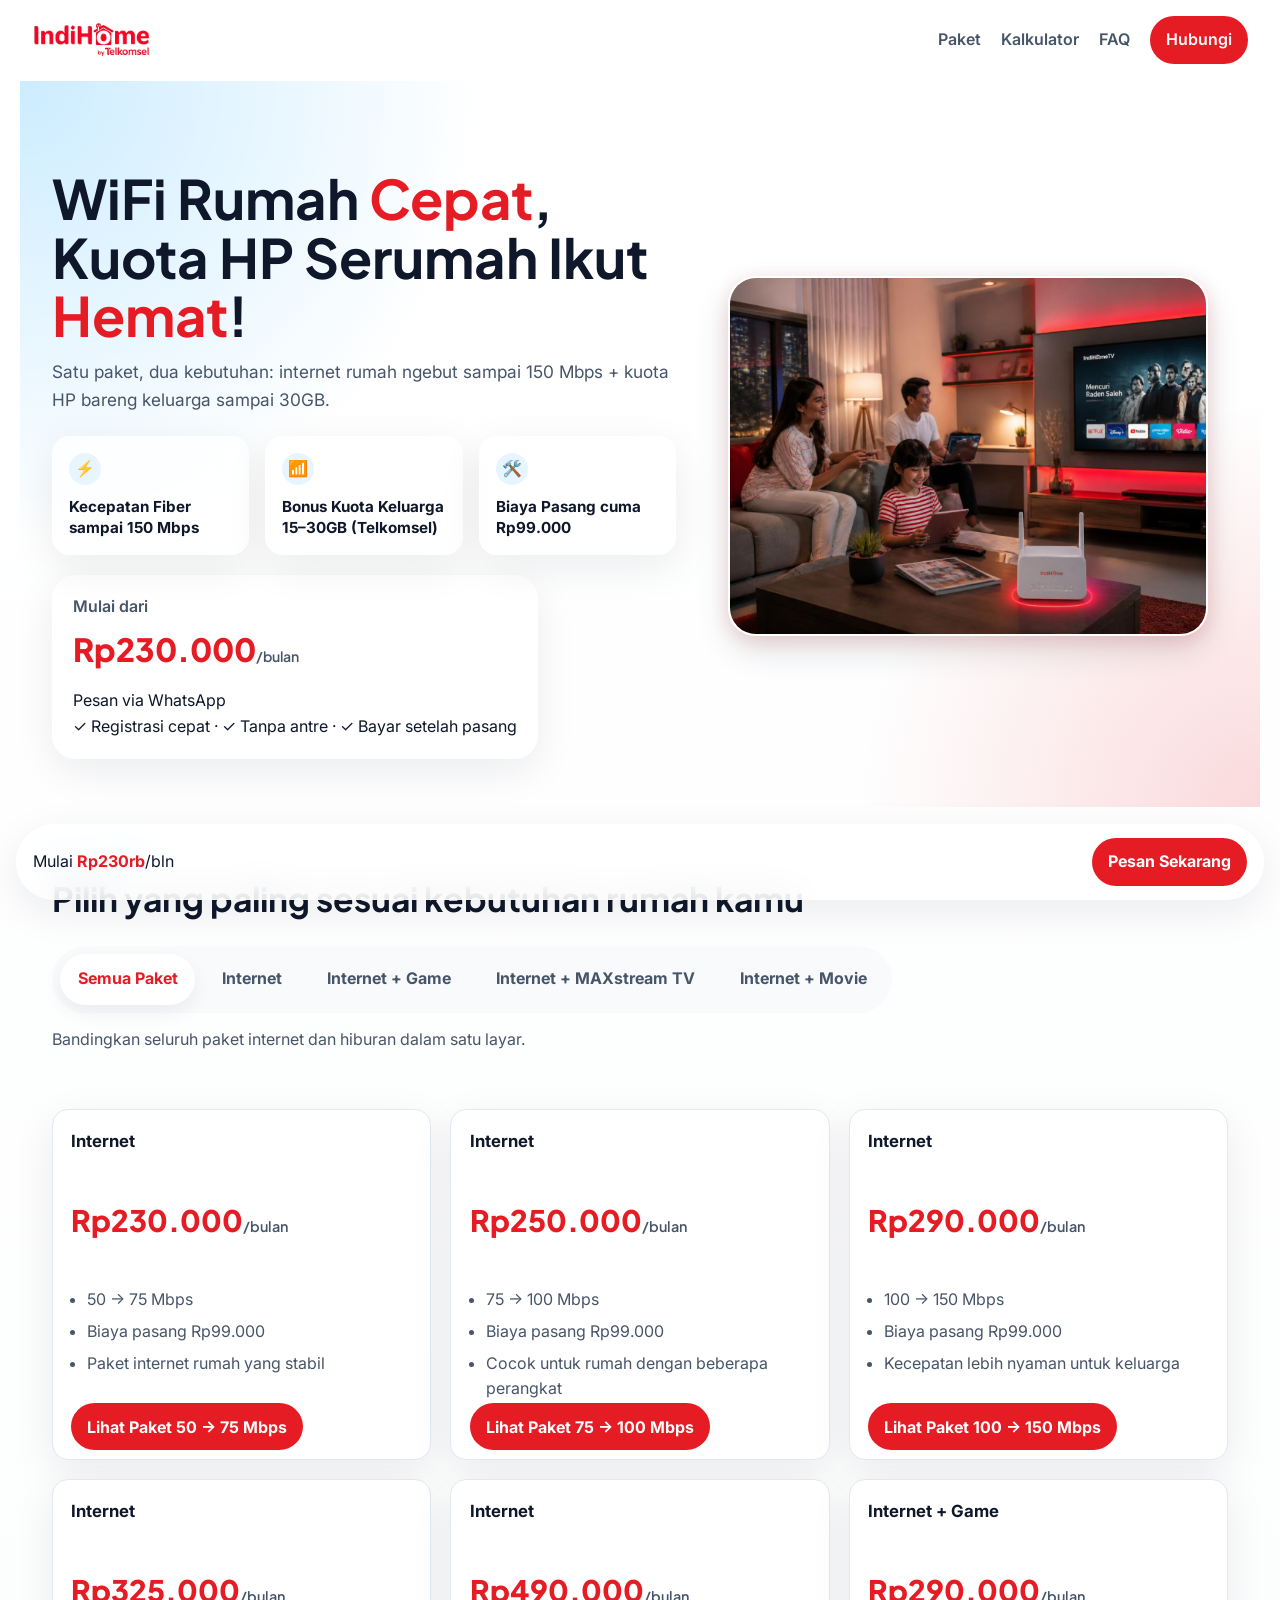
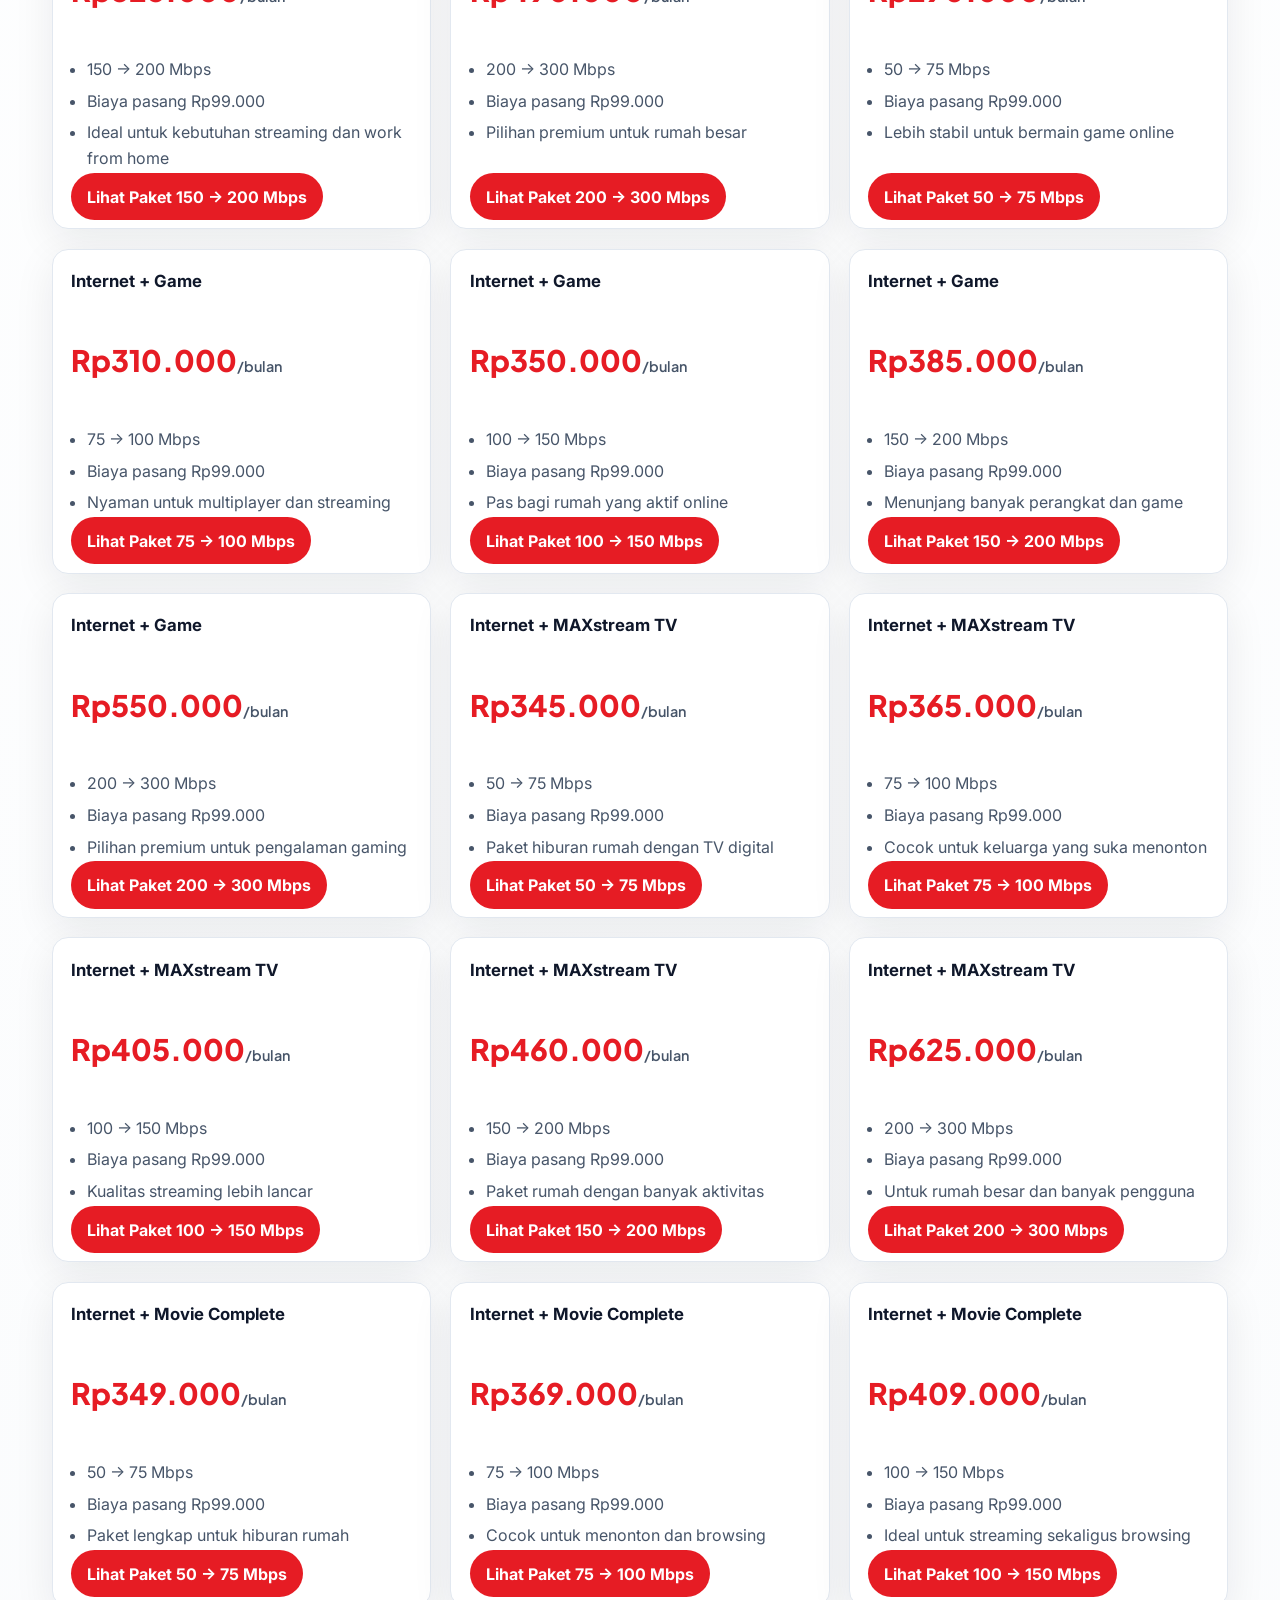
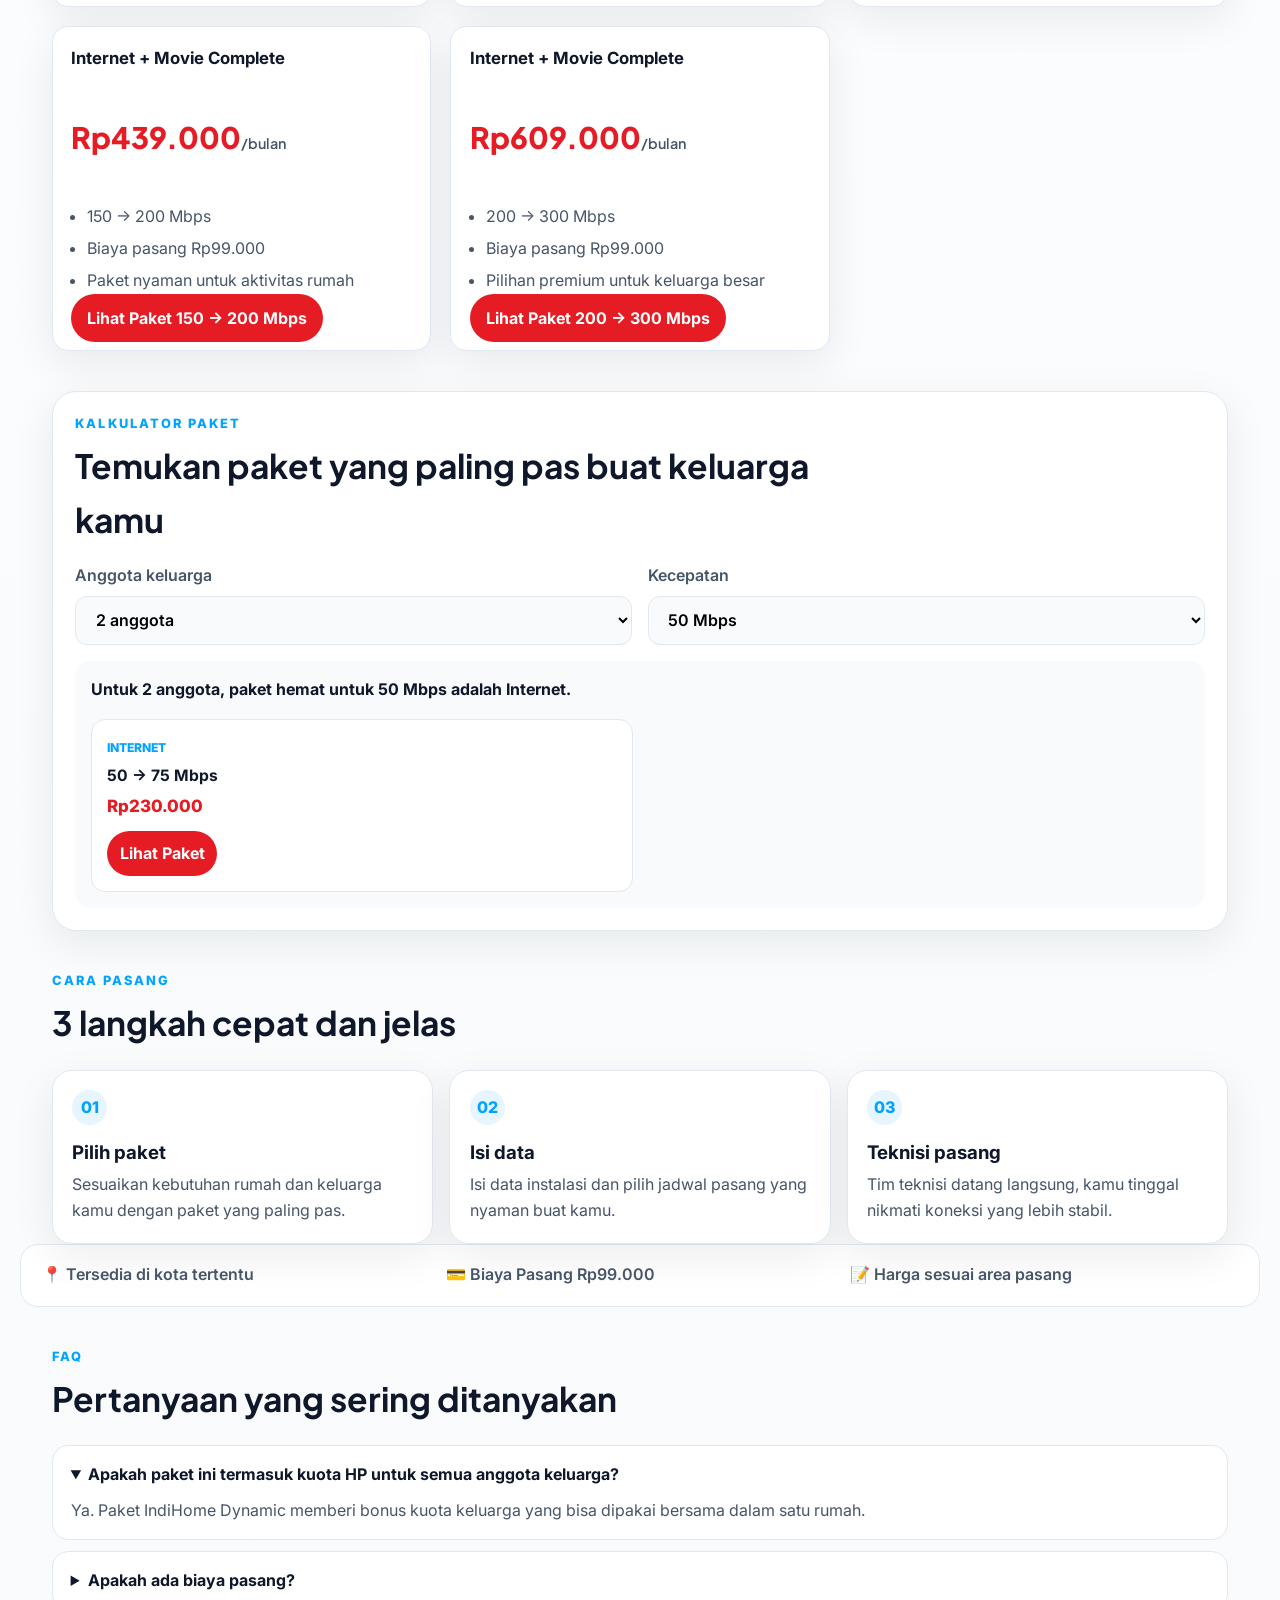
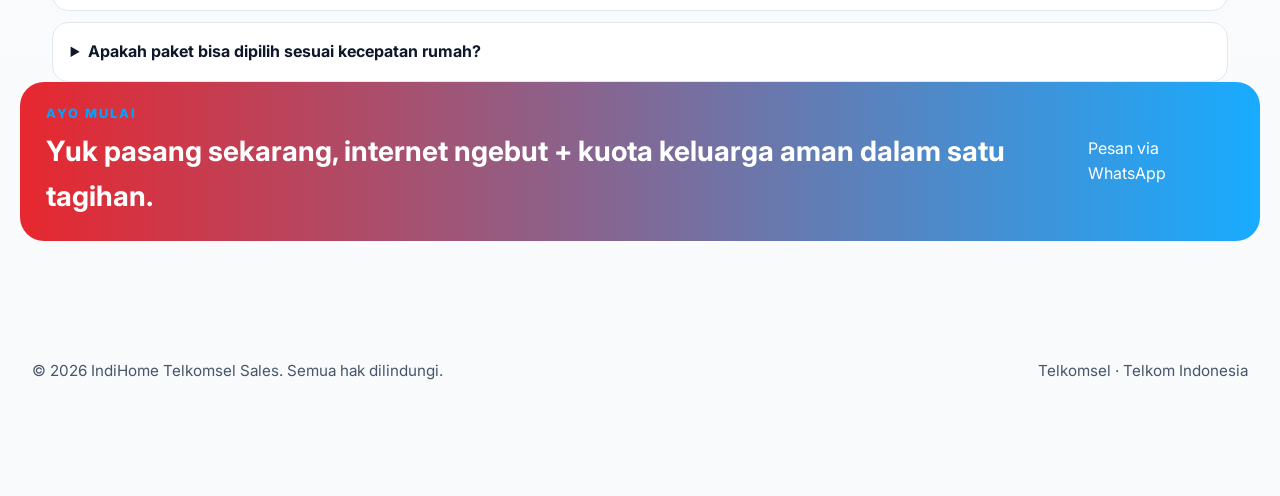
<file: public/index.html>
<!DOCTYPE html>
<html lang="id">
  <head>
    <meta charset="UTF-8" />
    <meta name="viewport" content="width=device-width, initial-scale=1.0" />
    <title>Promo IndiHome Murah & Internet Cepat | Pasang Baru</title>
    <meta
      name="description"
      content="Dapatkan promo pasang IndiHome murah dengan internet cepat, bonus kuota keluarga, dan proses pemasangan yang mudah."
    />
    <meta name="google-site-verification" content="s_N_z-RWJ7BHsa_tymscrifIUYk4Oc1BQaIsasx-C9E" />
    <meta name="robots" content="index,follow" />
    <link rel="canonical" href="https://indihomesalesofficial.netlify.app/" />
    <link rel="sitemap" type="application/xml" title="Sitemap" href="/sitemap.xml" />
    <link rel="preconnect" href="https://fonts.googleapis.com" />
    <link rel="preconnect" href="https://fonts.gstatic.com" crossorigin />
    <link
      href="https://fonts.googleapis.com/css2?family=Inter:wght@400;500;600;700&family=Plus+Jakarta+Sans:wght@600;700;800&display=swap"
      rel="stylesheet"
    />
    <link rel="stylesheet" href="styles.css" />
  </head>
  <body>
    <header class="site-header">
      <a class="brand" href="#top" aria-label="IndiHome Dynamic">
        <span class="brand__mark">
          <img src="images-removebg-preview.png" alt="IndiHome logo" class="brand__logo" />
        </span>
      </a>
      <nav class="site-nav" aria-label="Navigasi utama">
        <a href="#paket">Paket</a>
        <a href="#calculator">Kalkulator</a>
        <a href="#faq">FAQ</a>
        <a class="site-nav__cta" href="https://wa.me/6281234567890" target="_blank" rel="noreferrer">Hubungi</a>
      </nav>
    </header>

    <main id="top">
      <section class="hero" id="hero">
        <div class="hero__content">
        
          <h1>
            WiFi Rumah <span>Cepat</span>, Kuota HP Serumah Ikut <span>Hemat</span>!
          </h1>
          <p class="hero__subhead">
            Satu paket, dua kebutuhan: internet rumah ngebut sampai 150 Mbps + kuota HP bareng keluarga sampai 30GB.
          </p>

          <div class="feature-grid" aria-label="Keunggulan paket">
            <article class="feature-card">
              <div class="feature-card__icon">⚡</div>
              <h3>Kecepatan Fiber sampai 150 Mbps</h3>
            </article>
            <article class="feature-card">
              <div class="feature-card__icon">📶</div>
              <h3>Bonus Kuota Keluarga 15–30GB (Telkomsel)</h3>
            </article>
            <article class="feature-card">
              <div class="feature-card__icon">🛠️</div>
              <h3>Biaya Pasang cuma Rp99.000</h3>
            </article>
          </div>

          <div class="price-box">
            <div class="price-box__label">Mulai dari</div>
            <div class="price-box__price">Rp230.000<span>/bulan</span></div>
            <a class="hero__cta" href="https://wa.me/628211692094" target="_blank" rel="noreferrer">Pesan via WhatsApp</a>
            <div class="price-box__microcopy">
              ✓ Registrasi cepat · ✓ Tanpa antre · ✓ Bayar setelah pasang
            </div>
          </div>
        </div>

        <div class="hero__visual">
  <div class="hero__image-wrapper">
    <img 
      src="hero-internet-DolJPHIx.jpg" 
      alt="Keluarga menikmati internet cepat IndiHome" 
      class="hero__image"
    />
    <!-- Accent badge optional untuk menambah daya tarik -->
    <div class="hero__image-badge">
        <span>Bonus Kuota Keluarga 15–30GB</span>
    </div>
  </div>
</div>
      </section>

      <section class="section section--tabs" id="paket">
        <div class="section-heading">
          <p class="eyebrow">Pilih paket</p>
          <h2>Pilih yang paling sesuai kebutuhan rumah kamu</h2>
        </div>
        <div class="tab-switcher" role="tablist" aria-label="Kategori paket">
          <button class="tab is-active" data-category="all-packages" role="tab" aria-selected="true" type="button">
            Semua Paket
          </button>
          <button class="tab" data-category="internet" role="tab" aria-selected="false" type="button">
            Internet
          </button>
          <button class="tab" data-category="internet-game" role="tab" aria-selected="false" type="button">
            Internet + Game
          </button>
          <button class="tab" data-category="internet-maxstream" role="tab" aria-selected="false" type="button">
            Internet + MAXstream TV
          </button>
          <button class="tab" data-category="internet-movie" role="tab" aria-selected="false" type="button">
            Internet + Movie
          </button>
        </div>
        <p class="tab-subtitle" id="tab-subtitle"></p>
      </section>

      <section class="section section--pricing">
        <div class="pricing-grid" id="pricing-grid"></div>
      </section>

      <section class="section calculator-section" id="calculator">
        <div class="calculator-card">
          <div class="section-heading section-heading--compact">
            <p class="eyebrow">Kalkulator paket</p>
            <h2>Temukan paket yang paling pas buat keluarga kamu</h2>
          </div>
          <div class="calculator-controls">
            <label class="control">
              <span>Anggota keluarga</span>
              <select id="family-select">
                <option value="2">2 anggota</option>
                <option value="3">3 anggota</option>
                <option value="4">4 anggota</option>
                <option value="5">4+ anggota</option>
              </select>
            </label>
            <label class="control">
              <span>Kecepatan</span>
              <select id="speed-select">
                <option value="50">50 Mbps</option>
                <option value="75">75 Mbps</option>
                <option value="100">100 Mbps</option>
                <option value="150">150 Mbps</option>
                <option value="200">200 Mbps</option>
                <option value="300">300 Mbps</option>
              </select>
            </label>
          </div>
          <div class="calculator-output" id="calculator-output"></div>
        </div>
      </section>

      <section class="section how-it-works" id="how-it-works">
        <div class="section-heading">
          <p class="eyebrow">Cara pasang</p>
          <h2>3 langkah cepat dan jelas</h2>
        </div>
        <div class="steps-grid">
          <article class="step-card">
            <div class="step-card__number">01</div>
            <h3>Pilih paket</h3>
            <p>Sesuaikan kebutuhan rumah dan keluarga kamu dengan paket yang paling pas.</p>
          </article>
          <article class="step-card">
            <div class="step-card__number">02</div>
            <h3>Isi data</h3>
            <p>Isi data instalasi dan pilih jadwal pasang yang nyaman buat kamu.</p>
          </article>
          <article class="step-card">
            <div class="step-card__number">03</div>
            <h3>Teknisi pasang</h3>
            <p>Tim teknisi datang langsung, kamu tinggal nikmati koneksi yang lebih stabil.</p>
          </article>
        </div>
      </section>

      <section class="section trust-strip" aria-label="Catatan penting">
        <div>📍 Tersedia di kota tertentu</div>
        <div>💳 Biaya Pasang Rp99.000</div>
        <div>📝 Harga sesuai area pasang</div>
      </section>

      <section class="section faq-section" id="faq">
        <div class="section-heading">
          <p class="eyebrow">FAQ</p>
          <h2>Pertanyaan yang sering ditanyakan</h2>
        </div>
        <div class="faq-list">
          <details open>
            <summary>Apakah paket ini termasuk kuota HP untuk semua anggota keluarga?</summary>
            <p>Ya. Paket IndiHome Dynamic memberi bonus kuota keluarga yang bisa dipakai bersama dalam satu rumah.</p>
          </details>
          <details>
            <summary>Apakah ada biaya pasang?</summary>
            <p>Biaya pasang adalah Rp99.000 sesuai ketentuan yang berlaku.</p>
          </details>
          <details>
            <summary>Apakah paket bisa dipilih sesuai kecepatan rumah?</summary>
            <p>Ya. Kamu bisa memilih kecepatan 50, 75, 100, atau 150 Mbps sesuai kebutuhan.</p>
          </details>
        </div>
      </section>

      <section class="section cta-banner">
        <div>
          <p class="eyebrow">Ayo mulai</p>
          <h2>Yuk pasang sekarang, internet ngebut + kuota keluarga aman dalam satu tagihan.</h2>
        </div>
        <a class="hero__cta" href="https://wa.me/628211692094" target="_blank" rel="noreferrer">Pesan via WhatsApp</a>
      </section>
    </main>

    <footer class="footer">
      <p>© 2026 IndiHome Telkomsel Sales. Semua hak dilindungi.</p>
      <p>Telkomsel · Telkom Indonesia</p>
    </footer>

    <div class="mobile-bottom-bar" id="mobile-bottom-bar">
      <span>Mulai <strong>Rp230rb</strong>/bln</span>
      <a href="https://wa.me/628211692094" target="_blank" rel="noreferrer">Pesan Sekarang</a>
    </div>

    <?xml version="1.0" encoding="UTF-8"?>
<urlset xmlns="http://www.sitemaps.org/schemas/sitemap/0.9">
  <url>
    <loc>https://indihomesalesofficial.netlify.app/</loc>
  </url>
</urlset>

    <script src="script.js"></script>
  </body>
</html>
</file>
<file: public/styles.css>
:root {
  --color-brand-red: #e61c24;
  --color-brand-red-dark: #b8151b;
  --color-bg-slate: #f8fafc;
  --color-text-primary: #0f172a;
  --color-text-secondary: #475569;
  --color-accent-cyan: #00a3ff;
  --color-cyan-soft: #e6f5ff;
  --color-success: #16a34a;
  --color-border: #e2e8f0;
  --radius-card: 16px;
  --shadow-soft: 0 12px 40px rgba(15, 23, 42, 0.08);
}

* {
  box-sizing: border-box;
}

html {
  scroll-behavior: smooth;
}

body {
  margin: 0;
  font-family: "Inter", sans-serif;
  color: var(--color-text-primary);
  background: linear-gradient(180deg, #ffffff 0%, var(--color-bg-slate) 100%);
  line-height: 1.6;
}

a {
  color: inherit;
  text-decoration: none;
}

button,
select,
a {
  font: inherit;
}

button,
a,
select {
  transition: all 180ms ease;
}

button:focus-visible,
a:focus-visible,
select:focus-visible {
  outline: 2px solid var(--color-accent-cyan);
  outline-offset: 2px;
}

.site-header {
  position: sticky;
  top: 0;
  z-index: 40;
  display: flex;
  justify-content: space-between;
  align-items: center;
  padding: 1rem 2rem;
  background: rgba(255, 255, 255, 0.78);
  backdrop-filter: blur(16px);
  border-bottom: 1px solid rgba(255, 255, 255, 0.4);
}

.brand {
  display: inline-flex;
  align-items: center;
  gap: 0.8rem;
  font-weight: 800;
  font-family: "Plus Jakarta Sans", sans-serif;
}

.brand__mark {
  display: inline-flex;
  align-items: center;
  justify-content: center;
  width: auto;
  height: auto;
  padding: 0;
  border-radius: 0;
  background: transparent;
  color: inherit;
  font-size: inherit;
}

/* When a logo image is provided inside the mark */
.brand__mark .brand__logo {
  display: block;
  width: auto;
  height: 36px; /* smaller logo height */
  max-width: 220px;
  object-fit: contain;
  background: transparent;
}

@media (max-width: 768px) {
  .brand__mark .brand__logo {
    height: 36px;
    max-width: 160px;
  }
}

.brand__name {
  font-size: 1rem;
  letter-spacing: -0.01em;
}

.site-nav {
  display: inline-flex;
  align-items: center;
  gap: 1.25rem;
  color: var(--color-text-secondary);
  font-weight: 600;
}

.site-nav__cta {
  padding: 0.7rem 1rem;
  border-radius: 999px;
  color: white;
  background: var(--color-brand-red);
}

.site-nav__cta:hover {
  background: var(--color-brand-red-dark);
}

main {
  padding-bottom: 5rem;
}

.hero {
  display: grid;
  grid-template-columns: 1.2fr 1fr;
  gap: 2rem;
  align-items: center;
  max-width: 1240px;
  margin: 0 auto;
  padding: 4.5rem 2rem 3rem;
  background: radial-gradient(circle at top left, rgba(0, 163, 255, 0.2), transparent 32%), radial-gradient(circle at bottom right, rgba(230, 28, 36, 0.16), transparent 28%);
}

.hero__badge {
  display: inline-flex;
  align-items: center;
  gap: 0.4rem;
  padding: 0.7rem 1rem;
  border-radius: 999px;
  color: white;
  font-size: 0.86rem;
  font-weight: 700;
  background: linear-gradient(90deg, var(--color-brand-red), #ff4d54);
  box-shadow: 0 12px 30px rgba(230, 28, 36, 0.2);
}

.hero h1 {
  margin: 1rem 0 0.8rem;
  font-family: "Plus Jakarta Sans", sans-serif;
  font-size: clamp(2rem, 3vw + 1.4rem, 3.4rem);
  line-height: 1.08;
  color: var(--color-text-primary);
}

.hero h1 span {
  color: var(--color-brand-red);
}

.hero__subhead {
  margin: 0 0 1.4rem;
  max-width: 640px;
  font-size: 1.08rem;
  color: var(--color-text-secondary);
}

.feature-grid {
  display: grid;
  grid-template-columns: repeat(3, minmax(0, 1fr));
  gap: 1rem;
  margin-bottom: 1.2rem;
}

.feature-card {
  padding: 1rem;
  border-radius: 18px;
  background: rgba(255, 255, 255, 0.65);
  border: 1px solid rgba(255, 255, 255, 0.4);
  box-shadow: var(--shadow-soft);
  backdrop-filter: blur(16px);
}

.feature-card__icon {
  display: inline-grid;
  place-items: center;
  width: 2rem;
  height: 2rem;
  margin-bottom: 0.7rem;
  border-radius: 999px;
  color: var(--color-accent-cyan);
  background: var(--color-cyan-soft);
  font-size: 1rem;
}

.feature-card h3 {
  margin: 0;
  font-size: 0.95rem;
  font-weight: 700;
  line-height: 1.4;
}

.price-box {
  display: inline-block;
  min-width: min(100%, 420px);
  padding: 1.15rem 1.25rem;
  border-radius: 24px;
  background: rgba(255, 255, 255, 0.8);
  border: 1px solid rgba(255, 255, 255, 0.6);
  box-shadow: var(--shadow-soft);
}

.price-box__label {
  color: var(--color-text-secondary);
  font-weight: 600;
}

.price-box__price {
  margin: 0.3rem 0 0.8rem;
  font-family: "Plus Jakarta Sans", sans-serif;
  font-size: 2rem;
  font-weight: 800;
  color: var(--color-brand-red);
}

.price-box__price span {
  font-size: 0.88rem;
  font-weight: 600;
  color: var(--color-text-secondary);
}

/* Pembungkus Visual Foto */
.hero__visual {
  display: flex;
  justify-content: center;
  align-items: center;
  width: 100%;
}

/* Kartu Foto Lengkung & Berwarna Proporsional */
.hero__image-wrapper {
  position: relative;
  width: 100%;
  max-width: 480px; /* Batas lebar gambar agar pas seimbang */
  aspect-ratio: 4 / 3; /* Rasio potret foto yang pas */
  border-radius: 28px; /* Sudut melengkung halus ala UI modern */
  overflow: hidden;
  box-shadow: 0 15px 35px rgba(15, 23, 42, 0.12),
              0 5px 20px rgba(230, 28, 36, 0.15); /* Soft shadow dengan sentuhan merah */
  border: 2px solid rgba(255, 255, 255, 0.8);
  transition: transform 0.3s ease, box-shadow 0.3s ease;
}

.hero__image-wrapper:hover {
  transform: translateY(-4px);
  box-shadow: 0 20px 40px rgba(15, 23, 42, 0.18),
              0 8px 25px rgba(230, 28, 36, 0.25);
}

/* Tag Gambar Foto */
.hero__image {
  width: 100%;
  height: 100%;
  object-fit: cover; /* Foto rapi terpotong otomatis tanpa gepeng */
  object-position: center;
  display: block;
}

.signal-ray-group {
  stroke: url(#lineGradient);
  stroke-width: 3;
  fill: none;
  stroke-linecap: round;
}

.signal-ray {
  stroke-dasharray: 8 10;
  animation: signalPulse 3s linear infinite;
}

.signal-ray--delay-1 {
  animation-delay: 0.4s;
}

.signal-ray--delay-2 {
  animation-delay: 0.8s;
}

.signal-ray--delay-3 {
  animation-delay: 1.2s;
}

.router-box {
  fill: #ffffff;
  stroke: rgba(0, 163, 255, 0.45);
  stroke-width: 2;
}

.router-antena {
  fill: #fff;
  stroke: rgba(0, 163, 255, 0.45);
  stroke-width: 2;
}

.router-core {
  fill: #fff;
  stroke: rgba(230, 28, 36, 0.7);
  stroke-width: 4;
}

.node {
  fill: #ffffff;
  stroke: rgba(0, 163, 255, 0.45);
  stroke-width: 2;
}

.section {
  max-width: 1240px;
  margin: 0 auto;
  padding: 2.5rem 2rem 0;
}

.section-heading {
  max-width: 760px;
  margin-bottom: 1.25rem;
}

.section-heading--compact {
  margin-bottom: 1rem;
}

.eyebrow {
  margin: 0 0 0.28rem;
  color: var(--color-accent-cyan);
  font-size: 0.8rem;
  font-weight: 800;
  letter-spacing: 0.16em;
  text-transform: uppercase;
}

.section-heading h2 {
  margin: 0;
  font-family: "Plus Jakarta Sans", sans-serif;
  font-size: clamp(1.45rem, 1.4vw + 1rem, 2.1rem);
}

.tab-switcher {
  display: inline-flex;
  flex-wrap: wrap;
  gap: 0.6rem;
  padding: 0.5rem;
  border-radius: 999px;
  background: var(--color-bg-slate);
}

.tab {
  border: 0;
  background: transparent;
  padding: 0.8rem 1.1rem;
  border-radius: 999px;
  color: var(--color-text-secondary);
  cursor: pointer;
  font-weight: 700;
}

.tab.is-active {
  color: var(--color-brand-red);
  background: white;
  box-shadow: 0 8px 20px rgba(15, 23, 42, 0.06);
}

.tab-subtitle {
  margin-top: 0.9rem;
  max-width: 750px;
  color: var(--color-text-secondary);
}

.pricing-grid {
  display: grid;
  grid-template-columns: repeat(3, minmax(0, 1fr));
  gap: 1.2rem;
}

.pricing-card {
  display: flex;
  flex-direction: column;
  border-radius: var(--radius-card);
  background: white;
  border: 1px solid var(--color-border);
  box-shadow: var(--shadow-soft);
  overflow: hidden;
  min-height: 100%;
}

.pricing-card:hover {
  transform: translateY(-4px);
  box-shadow: 0 18px 40px rgba(15, 23, 42, 0.12);
}

.pricing-card.pricing-card--promo {
  position: relative;
}

.pricing-card.pricing-card--promo::before {
  content: "PROMO";
  position: absolute;
  top: 0.9rem;
  left: -0.3rem;
  padding: 0.3rem 0.7rem;
  border-radius: 999px;
  font-size: 0.7rem;
  font-weight: 800;
  letter-spacing: 0.04em;
  color: white;
  background: linear-gradient(90deg, var(--color-brand-red), #ff4d54);
}

.pricing-card__body {
  display: flex;
  flex-direction: column;
  gap: 0.8rem;
  padding: 1.15rem;
  flex: 1;
}

.pricing-card__title {
  margin: 0;
  font-size: 1.05rem;
  font-weight: 700;
}

.pricing-card__price {
  font-family: "Plus Jakarta Sans", sans-serif;
  font-size: 1.85rem;
  font-weight: 800;
  color: var(--color-brand-red);
}

.pricing-card__price span {
  font-size: 0.9rem;
  color: var(--color-text-secondary);
  font-weight: 600;
}

.pricing-card__details {
  margin: 0;
  padding-left: 1rem;
  color: var(--color-text-secondary);
  display: grid;
  gap: 0.38rem;
}

.pricing-card__footer {
  margin-top: auto;
}

.pricing-card__cta {
  width: 100%;
  border: 0;
  padding: 0.85rem 1rem;
  border-radius: 999px;
  color: white;
  font-weight: 700;
  background: var(--color-brand-red);
  cursor: pointer;
}

.pricing-card__cta:hover {
  background: var(--color-brand-red-dark);
}

.pricing-card.selected {
  border: 2px solid var(--color-brand-red);
  box-shadow: 0 0 0 4px rgba(230, 28, 36, 0.12), 0 18px 40px rgba(15, 23, 42, 0.12);
}

.pricing-card.selected .pricing-card__cta {
  background: var(--color-brand-red-dark);
}

.calculator-card {
  padding: 1.4rem;
  border-radius: 24px;
  background: white;
  border: 1px solid var(--color-border);
  box-shadow: var(--shadow-soft);
}

.calculator-controls {
  display: grid;
  grid-template-columns: repeat(2, minmax(0, 1fr));
  gap: 1rem;
  margin-bottom: 1rem;
}

.control {
  display: grid;
  gap: 0.45rem;
  font-weight: 600;
  color: var(--color-text-secondary);
}

.control select {
  border: 1px solid var(--color-border);
  border-radius: 12px;
  padding: 0.8rem 0.95rem;
  background: var(--color-bg-slate);
}

.calculator-output {
  display: grid;
  gap: 0.9rem;
}

.calculator-output.is-loading {
  opacity: 0.75;
}

.calculator-empty {
  padding: 1rem;
  border-radius: 16px;
  background: var(--color-bg-slate);
  color: var(--color-text-secondary);
}

.recommendation-card {
  display: grid;
  gap: 1rem;
  padding: 1rem;
  border-radius: 16px;
  background: var(--color-bg-slate);
}

.recommendation-card__text {
  margin: 0;
  font-weight: 700;
}

.mini-card-grid {
  display: grid;
  grid-template-columns: repeat(2, minmax(0, 1fr));
  gap: 0.9rem;
}

.mini-card {
  padding: 0.9rem;
  border-radius: 14px;
  background: white;
  border: 1px solid var(--color-border);
}

.mini-card__badge {
  display: inline-block;
  margin-bottom: 0.35rem;
  color: var(--color-accent-cyan);
  font-size: 0.76rem;
  font-weight: 800;
  text-transform: uppercase;
}

.mini-card h4 {
  margin: 0 0 0.3rem;
  font-size: 0.98rem;
}

.mini-card__price {
  font-size: 1.06rem;
  font-weight: 800;
  color: var(--color-brand-red);
}

.mini-card__button {
  margin-top: 0.7rem;
  border: 0;
  padding: 0.6rem 0.8rem;
  border-radius: 999px;
  font-weight: 700;
  color: white;
  background: var(--color-brand-red);
  cursor: pointer;
}

.mini-card__button:hover {
  background: var(--color-brand-red-dark);
}

.steps-grid {
  display: grid;
  grid-template-columns: repeat(3, minmax(0, 1fr));
  gap: 1rem;
}

.step-card {
  padding: 1.2rem;
  border-radius: 20px;
  background: white;
  border: 1px solid var(--color-border);
  box-shadow: var(--shadow-soft);
}

.step-card__number {
  display: inline-flex;
  align-items: center;
  justify-content: center;
  width: 2.2rem;
  height: 2.2rem;
  border-radius: 999px;
  margin-bottom: 0.8rem;
  color: var(--color-accent-cyan);
  background: var(--color-cyan-soft);
  font-weight: 800;
}

.step-card h3 {
  margin: 0 0 0.3rem;
}

.step-card p {
  margin: 0;
  color: var(--color-text-secondary);
}

.trust-strip {
  display: grid;
  grid-template-columns: repeat(3, minmax(0, 1fr));
  gap: 1rem;
  padding: 1.1rem 1.3rem;
  border-radius: 18px;
  background: white;
  border: 1px solid var(--color-border);
  font-weight: 600;
  color: var(--color-text-secondary);
}

.faq-list {
  display: grid;
  gap: 0.7rem;
}

.faq-list details {
  padding: 1rem 1.1rem;
  border-radius: 16px;
  background: white;
  border: 1px solid var(--color-border);
}

.faq-list summary {
  cursor: pointer;
  font-weight: 700;
}

.faq-list p {
  margin: 0.6rem 0 0;
  color: var(--color-text-secondary);
}

.cta-banner {
  display: flex;
  justify-content: space-between;
  align-items: center;
  gap: 1rem;
  padding: 1.4rem 1.6rem;
  border-radius: 24px;
  background: linear-gradient(90deg, rgba(230, 28, 36, 0.95), rgba(0, 163, 255, 0.9));
  color: white;
}

.cta-banner h2 {
  margin: 0;
  font-size: clamp(1.15rem, 1.3vw + 1rem, 1.75rem);
}

.footer {
  display: flex;
  justify-content: space-between;
  gap: 1rem;
  padding: 1.4rem 2rem 4.5rem;
  color: var(--color-text-secondary);
  font-size: 0.95rem;
}

.mobile-bottom-bar {
  position: sticky;
  bottom: 0;
  z-index: 50;
  display: none;
  align-items: center;
  justify-content: space-between;
  gap: 0.8rem;
  margin: 0 1rem 1rem;
  padding: 0.8rem 1rem;
  border-radius: 999px;
  border: 1px solid rgba(255, 255, 255, 0.45);
  background: rgba(255, 255, 255, 0.82);
  backdrop-filter: blur(16px);
  box-shadow: var(--shadow-soft);
}

.mobile-bottom-bar.visible {
  display: flex;
}

.mobile-bottom-bar a {
  display: inline-flex;
  align-items: center;
  justify-content: center;
  padding: 0.7rem 1rem;
  border-radius: 999px;
  color: white;
  font-weight: 700;
  background: var(--color-brand-red);
}

.mobile-bottom-bar strong {
  color: var(--color-brand-red);
}

@keyframes signalPulse {
  0% {
    opacity: 0.3;
    stroke-dashoffset: 0;
  }
  60% {
    opacity: 1;
  }
  100% {
    opacity: 0.3;
    stroke-dashoffset: -32;
  }
}

@media (max-width: 1024px) {
  .hero {
    grid-template-columns: 1fr;
  }

  .hero__visual {
    order: -1;
  }

  .pricing-grid {
    grid-template-columns: repeat(2, minmax(0, 1fr));
  }
}

@media (max-width: 768px) {
  .site-header {
    padding: 1rem 1rem 0.8rem;
  }

  .site-nav {
    display: none;
  }

  .hero {
    padding: 2.4rem 1rem 2rem;
  }

  .feature-grid {
    grid-template-columns: 1fr;
  }

  .calculator-controls,
  .steps-grid,
  .trust-strip,
  .mini-card-grid {
    grid-template-columns: 1fr;
  }

  .section,
  .footer {
    padding-left: 1rem;
    padding-right: 1rem;
  }

  .pricing-grid {
    display: flex;
    overflow-x: auto;
    gap: 1rem;
    padding-bottom: 0.6rem;
    scroll-snap-type: x mandatory;
    -webkit-overflow-scrolling: touch;
  }

  .pricing-grid::-webkit-scrollbar {
    height: 8px;
  }

  .pricing-grid::-webkit-scrollbar-thumb {
    background: rgba(148, 163, 184, 0.5);
    border-radius: 999px;
  }

  .pricing-card {
    flex: 0 0 88%;
    scroll-snap-align: center;
  }

  .cta-banner {
    flex-direction: column;
    align-items: flex-start;
  }

  .footer {
    flex-direction: column;
    padding-bottom: 5rem;
  }

  .mobile-bottom-bar {
    display: flex;
  }
}

@media (max-width: 480px) {
  .hero h1 {
    font-size: 2.2rem;
  }

  .pricing-card {
    flex-basis: 92%;
  }

  .tab-switcher {
    width: 100%;
    justify-content: space-between;
  }
}

@media (prefers-reduced-motion: reduce) {
  *, *::before, *::after {
    animation-duration: 0.01ms !important;
    animation-iteration-count: 1 !important;
    transition-duration: 0.01ms !important;
    scroll-behavior: auto !important;
  }

  .signal-ray {
    animation: none;
  }
}
</file>
